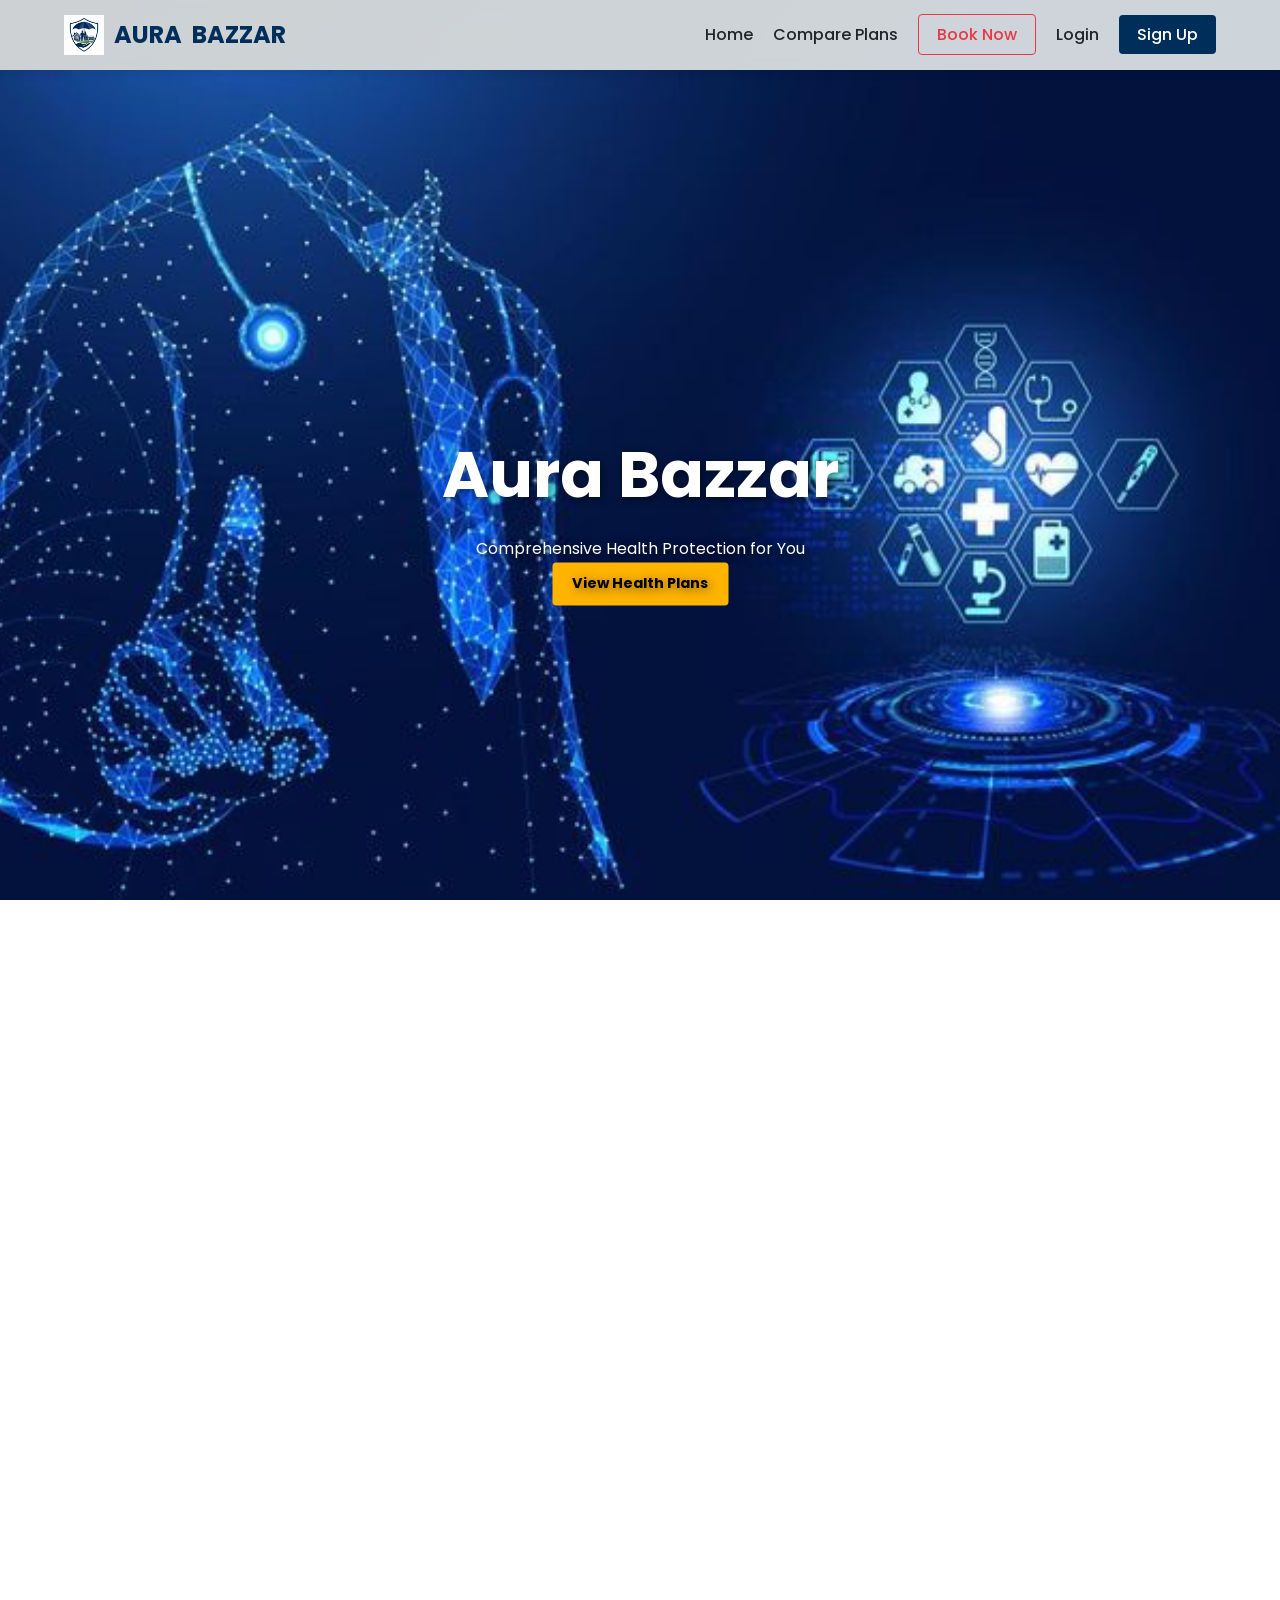
<file: index.html>
<!DOCTYPE html>
<html lang="en">
<head>
    <meta charset="UTF-8">
    <meta name="viewport" content="width=device-width, initial-scale=1.0">
    <title>Aura Bazzar | Home</title>
    <link rel="stylesheet" href="style.css">
    <link href="https://fonts.googleapis.com/css2?family=Poppins:wght@300;400;600;700&display=swap" rel="stylesheet">
</head>
<body>
  

    <nav class="navbar">
        <div class="logo"><img src="logo.png" class="logo-img"> AURA<span>  BAZZAR</span>
</div>
        <ul class="nav-links">
            <li><a href="index.html">Home</a></li>
            <li><a href="#plans">Compare Plans</a></li>
            <li><a href="booking.html" class="book-btn">Book Now</a></li>
            <li><a href="login.html" class="auth-link">Login</a></li>
            <li><a href="signup.html" class="auth-btn">Sign Up</a></li>
        </ul>
    </nav>

    <!-- Hero Slider -->
   <!-- Full Page Hero Slider -->
<header class="hero">
    <div class="hero-slider">
        <!-- Replace these with your actual file names from the images folder -->
        <div class="slide" style="background-image: url('back.jpeg');"></div>
        <div class="slide" style="background-image: url('b1.jpeg');"></div>
        <div class="slide" style="background-image: url('b2.jpeg');"></div>
        <div class="slide" style="background-image: url('b3.jpeg');"></div>
        <div class="slide" style="background-image: url('b4.jpeg');"></div>
    </div>
    
    <!-- Optional: Overlay content for Aura Bazar -->
    <div class="hero-overlay-content">
        <h1>Aura Bazzar</h1>
        <p>Comprehensive Health Protection for You</p>
        <a href="#plans" class="cta-btn">View Health Plans</a>
    </div>
</header>
    
   
</header>
<section class="plans-section-container">
    <div class="animation-layer"></div> <!-- This is the moving background -->
    
    <div class="plans-content">
        <h2 class="section-title">Available Health Plans</h2>
        
        <div id="plans" class="plans-list-section">
<!-- END: Your existing code starts below this -->

            <!-- Plan 1: Family Health Gold -->
            <div class="plan-row">
        <div class="insurer-brand">
            <div class="brand-logo">AURA</div>
            <a href="#" class="about-link">About Insurer ></a>
        </div>
        <div class="plan-details">
            <h3 class="plan-name">Family Health Gold <span class="heart-icon">♡</span></h3>
            <div class="features-brief">
                <span>👨‍👩‍👧‍👦 Cashless Hospitalization</span>
                <a href="#" class="view-list">View list ></a>
            </div>
        </div>
        <div class="plan-meta">
            <p class="meta-label">Cover amount</p>
            <p class="meta-value">₹ 25 Lakh <span class="arrow-down">⌄</span></p>
        </div>
        <div class="plan-pricing">
            <p class="meta-label">Premium (1 year)</p>
            <p class="price-value">₹ 12,800</p>
            <p class="tax-info">₹ 15,104 Incl. GST</p>
        </div>
        <div class="plan-actions">
            <a href="booking.html?plan=family_gold" class="cta-btn">Select Plan ></a>
            <div class="compare-checkbox">
                <input type="checkbox" id="hp1"> <label for="hp1">Add to compare</label>
            </div>
        </div>
    </div>

    <!-- Plan 2: Individual Wellness Pro -->
    <div class="plan-row">
        <div class="insurer-brand">
            <div class="brand-logo">STAR</div>
            <a href="#" class="about-link">About Insurer ></a>
        </div>
        <div class="plan-details">
            <h3 class="plan-name">Individual Wellness Pro <span class="heart-icon">♡</span></h3>
            <div class="features-brief">
                <span>🏥 Annual Health Checkup</span>
                <a href="#" class="view-list">View list ></a>
            </div>
        </div>
        <div class="plan-meta">
            <p class="meta-label">Cover amount</p>
            <p class="meta-value">₹ 10 Lakh <span class="arrow-down">⌄</span></p>
        </div>
        <div class="plan-pricing">
            <p class="meta-label">Premium (1 year)</p>
            <p class="price-value">₹ 6,400</p>
            <p class="tax-info">₹ 7,552 Incl. GST</p>
        </div>
        <div class="plan-actions">
            <a href="booking.html?plan=individual_pro" class="cta-btn">Select Plan ></a>
            <div class="compare-checkbox">
                <input type="checkbox" id="hp2"> <label for="hp2">Add to compare</label>
            </div>
        </div>
    </div>

    <!-- Plan 3: Senior Citizen Care -->
    <div class="plan-row">
        <div class="insurer-brand">
            <div class="brand-logo">GOLDEN</div>
            <a href="#" class="about-link">About Insurer ></a>
        </div>
        <div class="plan-details">
            <h3 class="plan-name">Senior Citizen Care <span class="heart-icon">♡</span></h3>
            <div class="features-brief">
                <span>👵 Pre-existing Cover</span>
                <a href="#" class="view-list">View list ></a>
            </div>
        </div>
        <div class="plan-meta">
            <p class="meta-label">Cover amount</p>
            <p class="meta-value">₹ 5 Lakh <span class="arrow-down">⌄</span></p>
        </div>
        <div class="plan-pricing">
            <p class="meta-label">Premium (1 year)</p>
            <p class="price-value">₹ 22,000</p>
            <p class="tax-info">₹ 25,960 Incl. GST</p>
        </div>
        <div class="plan-actions">
            <a href="booking.html?plan=senior_care" class="cta-btn">Select Plan ></a>
            <div class="compare-checkbox">
                <input type="checkbox" id="hp3"> <label for="hp3">Add to compare</label>
            </div>
        </div>
    </div>

    <!-- Plan 4: Critical Illness Shield -->
    <div class="plan-row">
        <div class="insurer-brand">
            <div class="brand-logo">SHIELD</div>
            <a href="#" class="about-link">About Insurer ></a>
        </div>
        <div class="plan-details">
            <h3 class="plan-name">Critical Illness Shield <span class="heart-icon">♡</span></h3>
            <div class="features-brief">
                <span>⚡ 32 Major Diseases</span>
                <a href="#" class="view-list">View list ></a>
            </div>
        </div>
        <div class="plan-meta">
            <p class="meta-label">Cover amount</p>
            <p class="meta-value">₹ 50 Lakh <span class="arrow-down">⌄</span></p>
        </div>
        <div class="plan-pricing">
            <p class="meta-label">Premium (1 year)</p>
            <p class="price-value">₹ 15,200</p>
            <p class="tax-info">₹ 17,936 Incl. GST</p>
        </div>
        <div class="plan-actions">
            <a href="booking.html?plan=critical_shield" class="cta-btn">Select Plan ></a>
            <div class="compare-checkbox">
                <input type="checkbox" id="hp4"> <label for="hp4">Add to compare</label>
            </div>
        </div>
    </div>

    <!-- Plan 5: Maternity & Newborn -->
    <div class="plan-row">
        <div class="insurer-brand">
            <div class="brand-logo">MAMA</div>
            <a href="#" class="about-link">About Insurer ></a>
        </div>
        <div class="plan-details">
            <h3 class="plan-name">Maternity & Newborn <span class="heart-icon">♡</span></h3>
            <div class="features-brief">
                <span>👶 Delivery Expenses</span>
                <a href="#" class="view-list">View list ></a>
            </div>
        </div>
        <div class="plan-meta">
            <p class="meta-label">Cover amount</p>
            <p class="meta-value">₹ 15 Lakh <span class="arrow-down">⌄</span></p>
        </div>
        <div class="plan-pricing">
            <p class="meta-label">Premium (1 year)</p>
            <p class="price-value">₹ 18,500</p>
            <p class="tax-info">₹ 21,830 Incl. GST</p>
        </div>
        <div class="plan-actions">
            <a href="booking.html?plan=maternity_care" class="cta-btn">Select Plan ></a>
            <div class="compare-checkbox">
                <input type="checkbox" id="hp5"> <label for="hp5">Add to compare</label>
            </div>
        </div>
    </div>

    <!-- Plan 6: Global Medical Elite -->
    <div class="plan-row">
        <div class="insurer-brand">
            <div class="brand-logo">WORLD</div>
            <a href="#" class="about-link">About Insurer ></a>
        </div>
        <div class="plan-details">
            <h3 class="plan-name">Global Medical Elite <span class="heart-icon">♡</span></h3>
            <div class="features-brief">
                <span>🌍 Overseas Treatment</span>
                <a href="#" class="view-list">View list ></a>
            </div>
        </div>
        <div class="plan-meta">
            <p class="meta-label">Cover amount</p>
            <p class="meta-value">₹ 1 Crore <span class="arrow-down">⌄</span></p>
        </div>
        <div class="plan-pricing">
            <p class="meta-label">Premium (1 year)</p>
            <p class="price-value">₹ 45,000</p>
            <p class="tax-info">₹ 53,100 Incl. GST</p>
        </div>
        <div class="plan-actions">
            <a href="booking.html?plan=global_elite" class="cta-btn">Select Plan ></a>
            <div class="compare-checkbox">
                <input type="checkbox" id="hp6"> <label for="hp6">Add to compare</label>
            </div>
        </div>
    </div>

    <!-- Plan 7: Student Health Guard -->
    <div class="plan-row">
        <div class="insurer-brand">
            <div class="brand-logo">STUDY</div>
            <a href="#" class="about-link">About Insurer ></a>
        </div>
        <div class="plan-details">
            <h3 class="plan-name">Student Health Guard <span class="heart-icon">♡</span></h3>
            <div class="features-brief">
                <span>🎓 Campus Injury Cover</span>
                <a href="#" class="view-list">View list ></a>
            </div>
        </div>
        <div class="plan-meta">
            <p class="meta-label">Cover amount</p>
            <p class="meta-value">₹ 3 Lakh <span class="arrow-down">⌄</span></p>
        </div>
        <div class="plan-pricing">
            <p class="meta-label">Premium (1 year)</p>
            <p class="price-value">₹ 2,100</p>
            <p class="tax-info">₹ 2,478 Incl. GST</p>
        </div>
        <div class="plan-actions">
            <a href="booking.html?plan=student_guard" class="cta-btn">Select Plan ></a>
            <div class="compare-checkbox">
                <input type="checkbox" id="hp7"> <label for="hp7">Add to compare</label>
            </div>
        </div>
    </div>

    <!-- Plan 8: Personal Accident Pro -->
    <div class="plan-row">
        <div class="insurer-brand">
            <div class="brand-logo">SAFE</div>
            <a href="#" class="about-link">About Insurer ></a>
        </div>
        <div class="plan-details">
            <h3 class="plan-name">Personal Accident Pro <span class="heart-icon">♡</span></h3>
            <div class="features-brief">
                <span>🚑 Disability Benefit</span>
                <a href="#" class="view-list">View list ></a>
            </div>
        </div>
        <div class="plan-meta">
            <p class="meta-label">Cover amount</p>
            <p class="meta-value">₹ 50 Lakh <span class="arrow-down">⌄</span></p>
        </div>
        <div class="plan-pricing">
            <p class="meta-label">Premium (1 year)</p>
            <p class="price-value">₹ 3,200</p>
            <p class="tax-info">₹ 3,776 Incl. GST</p>
        </div>
        <div class="plan-actions">
            <a href="booking.html?plan=accident_pro" class="cta-btn">Select Plan ></a>
            <div class="compare-checkbox">
                <input type="checkbox" id="hp8"> <label for="hp8">Add to compare</label>
            </div>
        </div>
    </div>

    <!-- Plan 9: Corporate Flexi-Care -->
    <div class="plan-row">
        <div class="insurer-brand">
            <div class="brand-logo">CORP</div>
            <a href="#" class="about-link">About Insurer ></a>
        </div>
        <div class="plan-details">
            <h3 class="plan-name">Corporate Flexi-Care <span class="heart-icon">♡</span></h3>
            <div class="features-brief">
                <span>💼 Group Benefits</span>
                <a href="#" class="view-list">View list ></a>
            </div>
        </div>
        <div class="plan-meta">
            <p class="meta-label">Cover amount</p>
            <p class="meta-value">₹ 15 Lakh <span class="arrow-down">⌄</span></p>
        </div>
        <div class="plan-pricing">
            <p class="meta-label">Premium (1 year)</p>
            <p class="price-value">₹ 8,900</p>
            <p class="tax-info">₹ 10,502 Incl. GST</p>
        </div>
        <div class="plan-actions">
            <a href="booking.html?plan=corporate_flex" class="cta-btn">Select Plan ></a>
            <div class="compare-checkbox">
                <input type="checkbox" id="hp9"> <label for="hp9">Add to compare</label>
            </div>
        </div>
    </div>

    <!-- Plan 10: Dental & Vision Plus -->
    <div class="plan-row">
        <div class="insurer-brand">
            <div class="brand-logo">SMILE</div>
            <a href="#" class="about-link">About Insurer ></a>
        </div>
        <div class="plan-details">
            <h3 class="plan-name">Dental & Vision Plus <span class="heart-icon">♡</span></h3>
            <div class="features-brief">
                <span>🦷 Orthodontic Cover</span>
                <a href="#" class="view-list">View list ></a>
            </div>
        </div>
        <div class="plan-meta">
            <p class="meta-label">Cover amount</p>
            <p class="meta-value">₹ 2 Lakh <span class="arrow-down">⌄</span></p>
        </div>
        <div class="plan-pricing">
            <p class="meta-label">Premium (1 year)</p>
            <p class="price-value">₹ 1,800</p>
            <p class="tax-info">₹ 2,124 Incl. GST</p>
        </div>
        <div class="plan-actions">
            <a href="booking.html?plan=dental_vision" class="cta-btn">Select Plan ></a>
            <div class="compare-checkbox">
                <input type="checkbox" id="hp10"> <label for="hp10">Add to compare</label>
            </div>
        </div>
    </div>
</div>
</div>
</section>
</section>
    <footer>
        <p>&copy; 2026 Azura Bazzar PLC. All Rights Reserved.</p>
    </footer>

    <script src="script.js"></script>
</body>
</html>
</file>
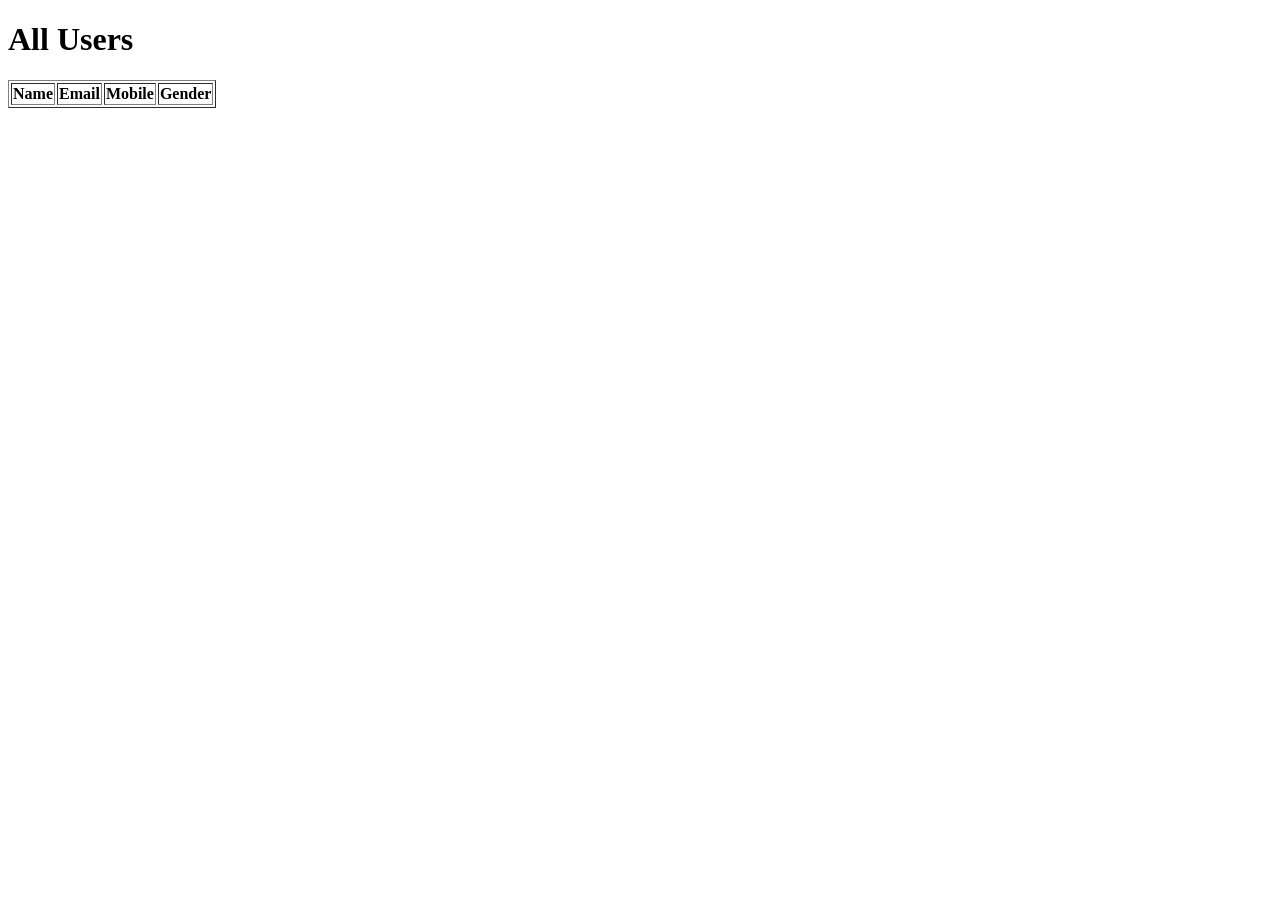
<file: admin.html>
<!DOCTYPE html>
<html>
<head>
    <meta name="viewport" content="width=device-width, initial-scale=1.0">
    <title>Admin Dashboard</title>
</head>

<body>

<h1>All Users</h1>

<table border="1">
    <thead>
        <tr>
            <th>Name</th>
            <th>Email</th>
            <th>Mobile</th>
            <th>Gender</th>
        </tr>
    </thead>

    <tbody id="table"></tbody>
</table>

<script src="admin.js"></script>

</body>
</html>
</file>
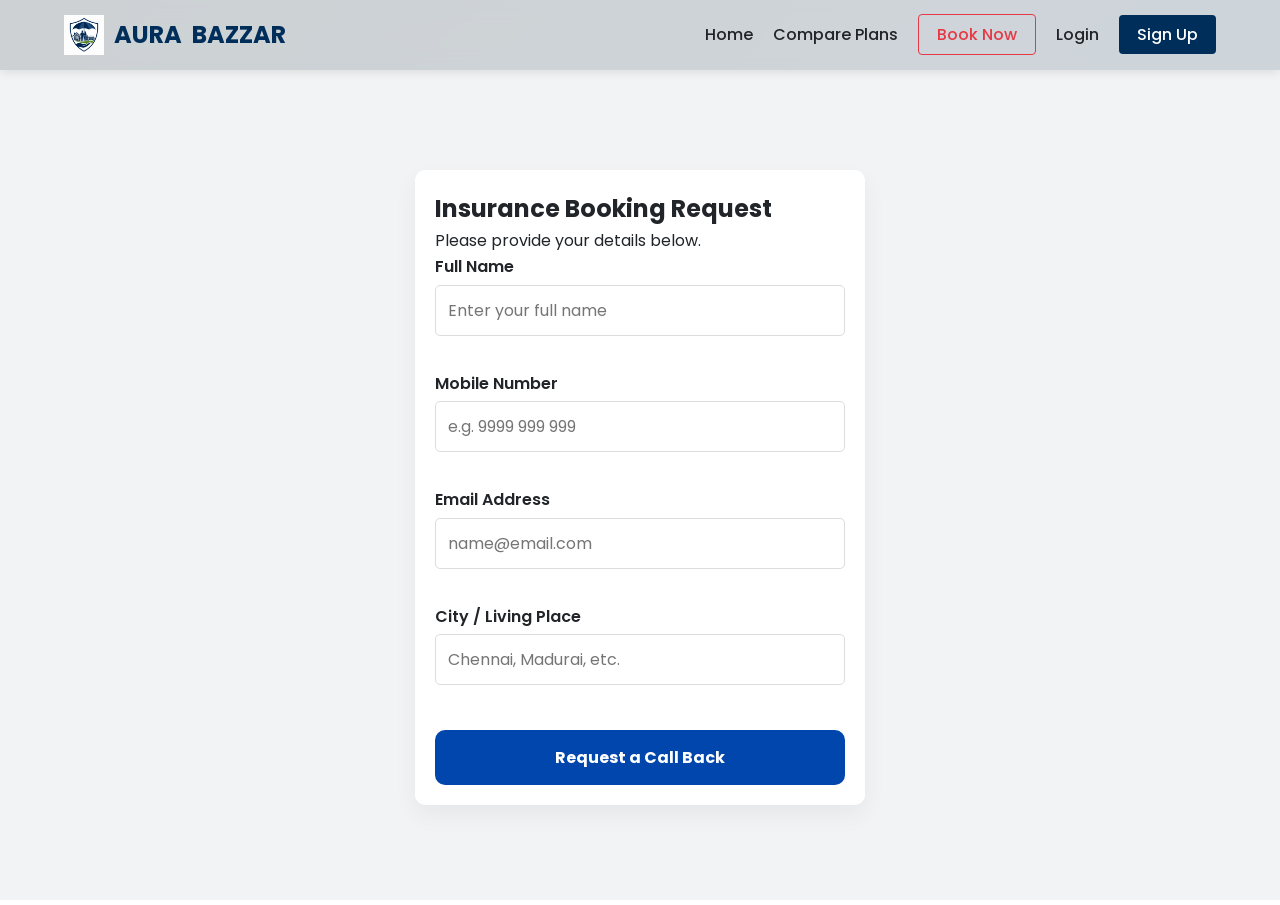
<file: booking.html>
<!DOCTYPE html>
<html lang="en">
<head>
    <meta charset="UTF-8">
    <meta name="viewport" content="width=device-width, initial-scale=1.0">
    <title>Book a Plan | Aura Bazzar</title>
    <link rel="stylesheet" href="style.css">
    <link href="https://fonts.googleapis.com/css2?family=Poppins:wght@300;400;600&display=swap" rel="stylesheet">
</head>

<body class="bg-light" >


       <nav class="navbar">
        <div class="logo"><img src="logo.png" alt="Aura Buzzar Logo" class="logo-img">
    AURA<span>  BAZZAR</span>
</div>
        <ul class="nav-links">
            <li><a href="index.html">Home</a></li>
            <li><a href="#plans">Compare Plans</a></li>
            <li><a href="booking.html" class="book-btn">Book Now</a></li>
            <li><a href="login.html" class="auth-link">Login</a></li>
            <li><a href="signup.html" class="auth-btn">Sign Up</a></li>
        </ul>
    </nav>

    <section class="form-page">
        <div class="form-container shadow">
            <h2 id="form-title">Insurance Booking Request</h2>
            <p>Please provide your details below.</p>
            
            <form id="bookingForm" action="booking.php" method="POST">
                <div class="form-group">
                    <label>Full Name</label>
                    <input type="text" id="userName" placeholder="Enter your full name" required>
                </div>
                <div class="form-group">
                    <label>Mobile Number</label>
                    <input type="tel" id="userMobile" placeholder="e.g. 9999 999 999" required>
                </div>
                <div class="form-group">
                    <label>Email Address</label>
                    <input type="email" id="userEmail" placeholder="name@email.com" required>
                </div>
                <div class="form-group">
                    <label>City / Living Place</label>
                    <input type="text" id="userLocation" placeholder="Chennai, Madurai, etc." required>
                </div>
                
                <button type="submit" class="submit-btn" id="submitBtn">Request a Call Back</button>
            </form>
        </div>
    </section>

    <script src="scriptbook.js"></script>
</body>
</html>
</file>
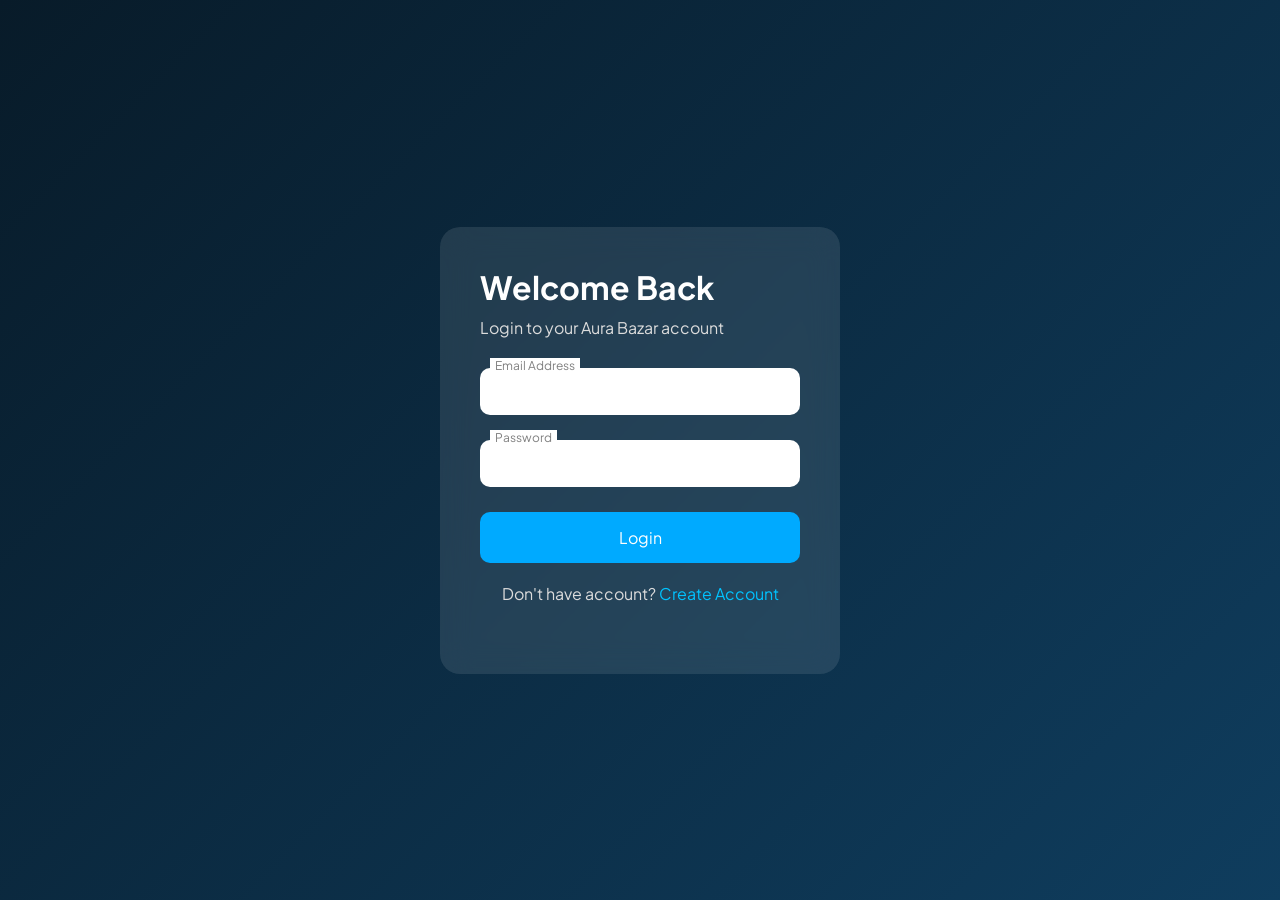
<file: login.html>
<!DOCTYPE html>
<html lang="en">
<head>
  <meta charset="UTF-8">
  <meta name="viewport" content="width=device-width, initial-scale=1.0">
  <title>Login | Aura Bazar Health</title>

  <link rel="stylesheet" href="login.css">

  <link href="https://fonts.googleapis.com/css2?family=Plus+Jakarta+Sans:wght@300;400;600;800&display=swap" rel="stylesheet">
</head>

<body class="aura-premium-theme">

<div class="login-container">

    <div class="login-card">

        <h1>Welcome Back</h1>
        <p>Login to your Aura Bazar account</p>

        <form id="loginForm">

            <div class="input-container">
                <input name="email" type="email">
                <label>Email Address</label>
            </div>

            <div class="input-container">
                <input name="password" type="password">
                <label>Password</label>
            </div>

            <button type="submit" class="login-btn">
                Login
            </button>

        </form>

        <p class="signup-link">
            Don't have account?
            <a href="signup.html">Create Account</a>
        </p>

    </div>

</div>

<script src="login.js"></script>

</body>
</html>
</file>
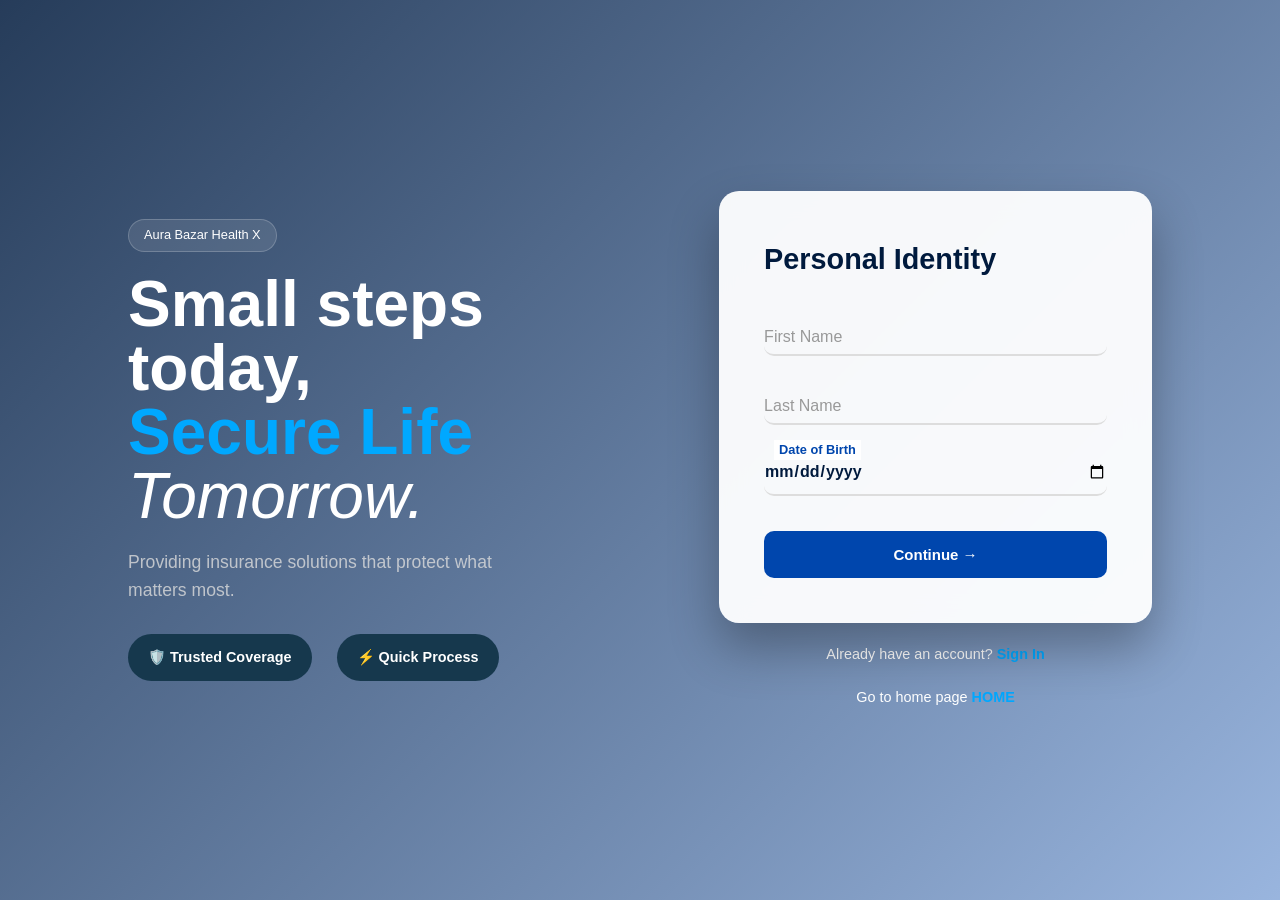
<file: signup.html>
<!DOCTYPE html>
<html lang="en">

<head>
    <meta charset="UTF-8">
    <meta name="viewport" content="width=device-width, initial-scale=1.0">

    <title>Premium Sign Up | Aura Bazar Health</title>

    <link rel="stylesheet" href="style.css">

    <link href="https://fonts.googleapis.com/css2?family=Plus+Jakarta+Sans:wght@300;400;600;800&display=swap"
        rel="stylesheet">
</head>

<body class="aura-premium-theme">

    <div class="main-screen">

        <!-- Progress Bar -->
        <div class="top-progress">
            <div class="fill" id="progressFill"></div>
        </div>

        <div class="content-wrapper">

            <!-- Left Side -->
            <div class="brand-side">

                <div class="badge">
                    Aura Bazar Health X
                </div>

                <h1 class="hero-title">
                    Small steps today,
                    <br>

                    <span class="text-blue">
                        Secure Life
                    </span>

                    <br>

                    <span class="text-italic">
                        Tomorrow.
                    </span>
                </h1>

                <p class="hero-sub">
                    Providing insurance solutions that protect what matters most.
                </p>

                <div class="feature-pills">
                    <span>🛡️ Trusted Coverage</span>
                    <span>⚡ Quick Process</span>
                </div>

            </div>

            <!-- Right Side -->
            <div class="form-side">

                <div class="glass-card">

                    <form id="signupForm" action="signup.php" method="POST">

                        <!-- STEP 1 -->
                        <div class="step active" id="step1">

                            <h2 class="step-heading">
                                Personal Identity
                            </h2>

                            <div class="input-container">
                                <input type="text" name="firstName" placeholder="" required>
                                <label>First Name</label>
                            </div>

                            <div class="input-container">
                                <input type="text" name="lastName" placeholder="" required>
                                <label>Last Name</label>
                            </div>

                            <div class="input-container">
                                <input type="date" name="dob" required>
                                <label class="fixed">
                                    Date of Birth
                                </label>
                            </div>

                            <button type="button" class="main-btn" onclick="nextStep(2)">
                                Continue →
                            </button>

                        </div>

                        <!-- STEP 2 -->
                        <div class="step" id="step2">

                            <h2 class="step-heading">
                                Contact Information
                            </h2>

                            <div class="input-container">
                                <input type="email" name="email" placeholder="" required>
                                <label>Email Address</label>
                            </div>

                            <div class="input-container">
                                <input type="tel" name="mobileNumber" placeholder="" required>
                                <label>Mobile Number</label>
                            </div>

                            <div class="input-container">

                                <select name="gender" required>

                                    <option value="" disabled selected>
                                        Select Gender
                                    </option>

                                    <option value="Male">
                                        Male
                                    </option>

                                    <option value="Female">
                                        Female
                                    </option>

                                    <option value="Other">
                                        Other
                                    </option>

                                </select>

                            </div>

                            <div class="btn-group">

                                <button type="button" class="back-btn" onclick="nextStep(1)">
                                    Back
                                </button>

                                <button type="button" class="main-btn" onclick="nextStep(3)">
                                    Security →
                                </button>

                            </div>

                        </div>

                        <!-- STEP 3 -->
                        <div class="step" id="step3">

                            <h2 class="step-heading">
                                Account Security
                            </h2>

                            <div class="input-container">
                                <input type="password" id="password" name="Password" placeholder=" " required>
                                <label>Create Password</label>
                            </div>

                            <div class="input-container">

                                <input type="password" id="confirmPassword" name="ConfirmPassword" placeholder=" "
                                    required>

                                <label>Confirm Password</label>

                                <span id="passwordMessage" class="validation-msg"></span>

                            </div>

                            <div class="terms-box">

                                <input type="checkbox" id="terms" required>

                                <label for="terms">
                                    I agree to the Health Privacy Terms
                                </label>

                            </div>

                            <div class="btn-group">

                                <button type="button" class="back-btn" onclick="nextStep(2)">
                                    Back
                                </button>

                                <button type="submit" class="submit-btn">
                                    Finalize Profile
                                </button>

                            </div>

                        </div>

                    </form>

                </div>

                <p class="login-footer">
                    Already have an account?
                    <a href="login.html">Sign In</a>
                </p>

                <p class="login-footer">
                    Go to home page
                    <a href="index.html">HOME</a>
                </p>

            </div>

        </div>

    </div>

<script>
const signupForm = document.getElementById('signupForm'); 

if (signupForm) {
    signupForm.addEventListener('submit', async (e) => {
        e.preventDefault(); // Stop page reload
        
        // Grab the form elements directly by their 'name' attributes safely
        const payload = {
            firstName: signupForm.elements['firstName']?.value.trim() || '',
            lastName: signupForm.elements['lastName']?.value.trim() || '',
            email: signupForm.elements['email']?.value.trim() || '',
            mobileNumber: signupForm.elements['mobileNumber']?.value.trim() || '',
            gender: signupForm.elements['gender']?.value || '',
            dob: signupForm.elements['dob']?.value || '',
            password: signupForm.elements['password']?.value ||''
        };

        // Log this to your browser console so you can see if the data is actually captured before sending!
        console.log("Sending Payload:", payload);

        try {
            // Paste your Web App URL here
            const signupScriptURL = "https://script.google.com/macros/s/AKfycbzd08NaJYtcOVREk8GrAN6xMyNA2soRRILgp7NqEwafOodZBe8kJ4V6xTWroTebQkOe/exec";


            await fetch(signupScriptURL, {
                method: 'POST',
                mode: 'no-cors', 
                headers: { 'Content-Type': 'application/json' },
                body: JSON.stringify(payload)
            });

            alert('Account created successfully! Redirecting to login...');
            signupForm.reset();
            window.location.href = 'login.html';
            
        } catch (err) {
            console.error("Signup Submission Error:", err);
            alert('Failed to transmit data. Please check your connection.');
        }
    });
}
</script>

    <script src="script.js"></script> 

</body>

</html>
</file>
<file: style.css>
*{
    margin:0;
    padding:0;
    box-sizing:border-box;
    font-family:'Plus Jakarta Sans',sans-serif;
}

body{
    background:linear-gradient(135deg,#081b29,#0f3d5e);
    min-height:100vh;
    color:white;
}

.main-screen{
    width:100%;
}

.top-progress{
    width:100%;
    height:6px;
    background:#1d3d56;
}

.fill{
    width:33%;
    height:100%;
    background:#00aaff;
    transition:0.4s;
}

.content-wrapper{
    display:flex;
    justify-content:space-between;
    align-items:center;
    min-height:100vh;
    padding:40px;
}

.brand-side{
    width:45%;
}

.badge{
    display:inline-block;
    background:#16384d;
    padding:10px 20px;
    border-radius:30px;
    margin-bottom:20px;
}

.hero-title{
    font-size:60px;
    line-height:1.2;
}

.text-blue{
    color:#00aaff;
}

.text-italic{
    font-style:italic;
}

.hero-sub{
    margin-top:20px;
    color:#dcdcdc;
    font-size:18px;
}

.feature-pills{
    margin-top:30px;
}

.feature-pills span{
    background:#16384d;
    padding:12px 20px;
    border-radius:30px;
    margin-right:10px;
}

.form-side{
    width:40%;
}

.glass-card{
    background:rgba(255,255,255,0.08);
    padding:40px;
    border-radius:20px;
    backdrop-filter:blur(12px);
}

.step{
    display:none;
}

.step.active{
    display:block;
}

.step-heading{
    margin-bottom:25px;
}

.input-container{
    position:relative;
    margin-bottom:25px;
}

.input-container input,
.input-container select{
    width:100%;
    padding:15px;
    border:none;
    outline:none;
    border-radius:10px;
}

.input-container label{
    position:absolute;
    left:15px;
    top:15px;
    color:gray;
    transition:0.3s;
}

.input-container input:focus + label,
.input-container input:not(:placeholder-shown)+label{
    top:-10px;
    left:10px;
    background:white;
    padding:0 5px;
    font-size:12px;
}

.fixed{
    top:-10px !important;
    left:10px !important;
    background:white;
    padding:0 5px;
    font-size:12px;
}

.main-btn,
.back-btn,
.submit-btn{
    padding:14px 25px;
    border:none;
    border-radius:10px;
    cursor:pointer;
    font-size:15px;
}

.main-btn,
.submit-btn{
    background:#00aaff;
    color:white;
}

.back-btn{
    background:#dcdcdc;
}

.btn-group{
    display:flex;
    justify-content:space-between;
}

.terms-box{
    margin-bottom:20px;
}

.validation-msg{
    font-size:13px;
    margin-top:5px;
    display:block;
}

.login-footer{
    margin-top:20px;
    text-align:center;
}

.login-footer a{
    color:#00c3ff;
    text-decoration:none;
}

/** mobile friend**/
@media (max-width: 768px) {

    .content-wrapper {
        flex-direction: column;
        padding: 20px;
        gap: 30px;
    }

    .brand-side,
    .form-side {
        width: 100%;
    }

    .hero-title {
        font-size: 32px;
    }

    .glass-card {
        padding: 20px;
    }

    .feature-pills span {
        display: block;
        margin-bottom: 10px;
    }

    .btn-group {
        flex-direction: column;
        gap: 10px;
    }

    .main-btn,
    .back-btn,
    .submit-btn {
        width: 100%;
    }
}

/** from aura**/

:root {
    --primary: #002e5b;
    --secondary: #e63946;
    --light: #f1f3f5;
    --white: #ffffff;
    --dark: #212529;
}

* { margin: 0; padding: 0; box-sizing: border-box; font-family: 'Poppins', sans-serif; }

body { line-height: 1.6; color: var(--dark); overflow-x: hidden; }

/* Splash Screen */
#splash-screen {
    position: fixed; top: 0; left: 0; width: 100%; height: 100vh;
    background: var(--primary); color: white; display: flex;
    justify-content: center; align-items: center; z-index: 9999;
    transition: opacity 1s, visibility 1s;
}
#splash-screen.hidden { opacity: 0; visibility: hidden; }
.fade-in { animation: fadeIn 1.5s forwards; }
@keyframes fadeIn { from { opacity: 0; transform: translateY(10px); } to { opacity: 1; transform: translateY(0); } }

/* Layout Elements */
 
.navbar {
    display: flex;
    justify-content: space-between;
    align-items: center;
    padding: 15px 5%;
    background: white;
    position: sticky; /* Add 'position:' here */
    top: 0;
    z-index: 1000;
    box-shadow: 0 2px 10px rgba(0,0,0,0.1);
}
.logo { font-size: 24px; font-weight: 700; color: var(--primary); }
.logo span { color: var(--secondary); }
.nav-links { list-style: none; display: flex; gap: 20px; align-items: center; }
.nav-links a { text-decoration: none; color: var(--dark); font-weight: 500; }
.auth-btn { background: var(--primary); color: white !important; padding: 8px 18px; border-radius: 4px; }
.book-btn { border: 1px solid var(--secondary); color: var(--secondary) !important; padding: 8px 18px; border-radius: 4px; }



/* The Slider Engine */
/* Reset margins for full-screen effect */
body, html {
    margin: 0;
    padding: 0;
    width: 100%;
    overflow-x: hidden;
}



/* Optional Overlay Styling */
.hero-overlay-content {
    position: absolute;
    top: 50%;
    left: 50%;
    transform: translate(-50%, -50%);
    text-align: center;
    color: white;
    z-index: 10;
    text-shadow: 2px 2px 10px rgba(0,0,0,0.5);
}

.hero-overlay-content h1 {
    font-size: 4rem;
    margin-bottom: 10px;
}

/* Staggering the 5 images (5 seconds each) */
.slide:nth-child(1) { animation-delay: 0s; }
.slide:nth-child(2) { animation-delay: 5s; }
.slide:nth-child(3) { animation-delay: 10s; }
.slide:nth-child(4) { animation-delay: 15s; }
.slide:nth-child(5) { animation-delay: 20s; }

@keyframes slideShow {
    0% { opacity: 0; transform: scale(1); }
    5% { opacity: 1; }
    20% { opacity: 1; }
    25% { opacity: 0; transform: scale(1.1); } /* Slight zoom effect */
    100% { opacity: 0; }
}

/* Text Overlay Styling */
.hero-content {
    background: rgba(0, 46, 91, 0.6); /* Dark blue semi-transparent box */
    padding: 40px;
    border-radius: 15px;
    backdrop-filter: blur(5px); /* Modern blurry glass effect */
    max-width: 800px;
}

.hero-content h1 {
    font-size: 3rem;
    margin-bottom: 20px;
    text-shadow: 2px 2px 4px rgba(0,0,0,0.5);
}
/* Horizontal Plan Layout */
.plans-list-section {
    padding: 40px 5%;
    background-color: #f9f9fb;
}

.plans-wrapper {
    max-width: 1100px;
    margin: 0 auto;
}

.plan-row {
    background: #fff;
    border: 1px solid #e0e0e0;
    border-radius: 12px;
    display: flex;
    align-items: center;
    padding: 20px;
    margin-bottom: 20px;
    position: relative;
    transition: box-shadow 0.3s;
}

.plan-row:hover {
    box-shadow: 0 4px 15px rgba(0,0,0,0.08);
}

.featured-border {
    border-left: 4px solid #e63946;
}

/* Brand Section */
.insurer-brand {
    flex: 1;
    border-right: 1px solid #f0f0f0;
    text-align: center;
}

.brand-logo {
    font-weight: bold;
    font-size: 18px;
    color: var(--primary);
}

.about-link {
    font-size: 11px;
    color: #888;
    text-decoration: none;
    display: block;
    margin-top: 10px;
}

/* Details Section */
.plan-details {
    flex: 2;
    padding-left: 20px;
}

.plan-name {
    font-size: 18px;
    color: #444;
}

.heart-icon {
    font-size: 16px;
    color: #ccc;
    margin-left: 5px;
    cursor: pointer;
}

.features-brief {
    font-size: 13px;
    color: #666;
    margin-top: 8px;
}

.view-list {
    color: #2c7be5;
    text-decoration: none;
    font-weight: 600;
}

/* Meta & Pricing */
.plan-meta, .plan-pricing {
    flex: 1.2;
    text-align: center;
}

.meta-label {
    font-size: 12px;
    color: #888;
}

.meta-value, .price-value {
    font-size: 18px;
    font-weight: 600;
    color: #333;
}

.tax-info {
    font-size: 11px;
    color: #999;
}

/* Actions */
.plan-actions {
    flex: 1.5;
    text-align: right;
}

.cta-btn {
    background: #ff5a2c; /* PolicyBazaar orange */
    color: white;
    padding: 12px 24px;
    border-radius: 8px;
    text-decoration: none;
    font-weight: bold;
    display: inline-block;
    margin-bottom: 10px;
}

.compare-checkbox {
    font-size: 12px;
    color: #666;
}

/* Top Label Tag */
.tag-label {
    position: absolute;
    top: -10px;
    right: 20px;
    background: #e8f0fe;
    color: #1967d2;
    font-size: 11px;
    padding: 2px 12px;
    border-radius: 4px;
    font-weight: 600;
}

/* Forms */
.form-page { display: flex; justify-content: center; padding: 60px 20px; background: var(--light); min-height: 80vh; }
.form-container { background: white; padding: 40px; border-radius: 10px; width: 100%; max-width: 500px; box-shadow: 0 10px 25px rgba(0,0,0,0.05); }
.form-group { margin-bottom: 20px; }
.form-group label { display: block; margin-bottom: 5px; font-weight: 600; }
.form-group input { width: 100%; padding: 12px; border: 1px solid #ddd; border-radius: 5px; }
.submit-btn { width: 100%; padding: 15px; background: var(--secondary); color: white; border: none; border-radius: 5px; cursor: pointer; font-size: 16px; }

footer { text-align: center; padding: 20px; background: white; border-top: 1px solid #ddd; }

/* This makes sure the logo and text stay on the same line */
.logo {
    display: flex;
    align-items: center;
    gap: 10px; /* Space between the logo and the text */
    font-weight: bold;
    font-size: 1.5rem;
    color: var(--primary);
}

.logo span {
    color: var(--accent);
}

/* Adjust the height to match your navbar size */
.logo-img {
    height: 40px; 
    width: auto;
    object-fit: contain;
}

.plans-wrapper {
    background: #f8f9fa;
    padding: 20px;
    font-family: 'Segoe UI', Tahoma, Geneva, Verdana, sans-serif;
}

.plan-row {
    display: flex;
    background: white;
    margin-bottom: 12px;
    padding: 20px;
    border-radius: 8px;
    box-shadow: 0 2px 4px rgba(0,0,0,0.05);
    align-items: center;
    border: 1px solid #e1e8ed;
}

.insurer-brand {
    flex: 1;
    border-right: 1px solid #eee;
    text-align: center;
}

.brand-logo {
    font-weight: bold;
    color: #002e5b;
    font-size: 1.2rem;
}

.about-link {
    font-size: 0.75rem;
    color: #007bff;
    text-decoration: none;
}

.plan-details {
    flex: 2;
    padding-left: 20px;
}

.plan-name {
    font-size: 1.1rem;
    color: #333;
    margin: 0;
}

.heart-icon { color: #ccc; cursor: pointer; }

.features-brief { margin-top: 5px; font-size: 0.85rem; color: #666; }
.view-list { color: #007bff; text-decoration: none; font-size: 0.8rem; }

.plan-meta, .plan-pricing {
    flex: 1.5;
    text-align: center;
}

.meta-label { font-size: 0.75rem; color: #888; margin: 0; }
.meta-value { font-weight: 600; margin-top: 4px; }
.price-value { font-size: 1.3rem; font-weight: bold; color: #002e5b; margin: 4px 0; }
.tax-info { font-size: 0.7rem; color: #999; }

.plan-actions {
    flex: 1.5;
    text-align: center;
}

.cta-btn {
    background: #ffb400;
    color: #000;
    padding: 10px 20px;
    text-decoration: none;
    font-weight: bold;
    border-radius: 4px;
    display: inline-block;
    font-size: 0.9rem;
}

.compare-checkbox {
    margin-top: 10px;
    font-size: 0.75rem;
    color: #666;
}

/* --- sign up  --- */

:root {
    --primary-blue: #0046ad;
    --dark-blue: #001a3d;
    --accent-blue: #00a8ff;
    --white: #ffffff;
}

body.aura-premium-theme {
    margin: 0;
    padding: 0;
    font-family: 'Plus Jakarta Sans', sans-serif;
    background: url('https://images.unsplash.com/photo-1516549655169-df83a0774514?auto=format&fit=crop&q=80&w=2000') no-repeat center center/cover;
    height: 100vh;
    display: flex;
    align-items: center;
    justify-content: center;
}

.main-screen {
    width: 100%;
    height: 100%;
    background: linear-gradient(135deg, rgba(0, 26, 61, 0.85) 0%, rgba(0, 70, 173, 0.4) 100%);
    display: flex;
    flex-direction: column;
}

/* --- Progress Bar --- */
.top-progress { width: 100%; height: 5px; background: rgba(255,255,255,0.1); }
.fill { height: 100%; width: 33.33%; background: var(--accent-blue); transition: 0.6s cubic-bezier(0.22, 1, 0.36, 1); box-shadow: 0 0 15px var(--accent-blue); }

.content-wrapper { display: flex; flex: 1; align-items: center; padding: 0 10%; }

/* --- Brand Side --- */
.brand-side { flex: 1; color: var(--white); padding-right: 50px; }
.badge { background: rgba(255,255,255,0.1); padding: 5px 15px; border-radius: 20px; font-size: 0.8rem; display: inline-block; margin-bottom: 20px; border: 1px solid rgba(255,255,255,0.2); }
.hero-title { font-size: 4rem; font-weight: 800; line-height: 1; margin: 0; }
.text-blue { color: var(--accent-blue); }
.text-italic { font-style: italic; font-weight: 300; }
.hero-sub { font-size: 1.1rem; opacity: 0.8; margin-top: 20px; max-width: 400px; }
.feature-pills { display: flex; gap: 15px; margin-top: 30px; font-size: 0.9rem; font-weight: 600; }

/* --- Form Side (Glassmorphism) --- */
.form-side { flex: 0.8; display: flex; flex-direction: column; align-items: center; }
.glass-card { background: rgba(255, 255, 255, 0.95); padding: 45px; border-radius: 20px; box-shadow: 0 25px 50px rgba(0,0,0,0.3); width: 100%; max-width: 450px; }

.step { display: none; }
.step.active { display: block; animation: fadeInUp 0.6s forwards; }

@keyframes fadeInUp {
    from { opacity: 0; transform: translateY(30px); }
    to { opacity: 1; transform: translateY(0); }
}

.step-heading { color: var(--dark-blue); font-size: 1.8rem; margin-bottom: 30px; font-weight: 800; }

/* Interactive Inputs */
.input-container { position: relative; margin-bottom: 25px; }
.input-container input, .input-container select { width: 100%; padding: 12px 0; border: none; border-bottom: 2px solid #ddd; background: transparent; font-size: 1rem; color: var(--dark-blue); font-weight: 600; transition: 0.3s; }
.input-container label { position: absolute; left: 0; top: 12px; color: #999; pointer-events: none; transition: 0.3s; }
.input-container label.fixed { top: -15px; font-size: 0.8rem; color: var(--primary-blue); }

.input-container input:focus ~ label, .input-container input:not(:placeholder-shown) ~ label {
    top: -15px; font-size: 0.8rem; color: var(--primary-blue); font-weight: 800;
}
.input-container input:focus { outline: none; border-color: var(--primary-blue); }

.main-btn, .submit-btn { width: 100%; background: var(--primary-blue); color: white; border: none; padding: 15px; border-radius: 10px; font-weight: 700; cursor: pointer; transition: 0.3s; margin-top: 10px; }
.main-btn:hover { background: var(--dark-blue); box-shadow: 0 10px 20px rgba(0,70,173,0.3); }

.back-btn { background: none; border: 1px solid #ddd; padding: 15px 25px; border-radius: 10px; cursor: pointer; font-weight: 600; color: #666; }
.btn-group { display: flex; gap: 10px; }
.login-footer { margin-top: 20px; color: white; font-size: 0.9rem; }
.login-footer a { color: var(--accent-blue); font-weight: bold; text-decoration: none; }

/** confirm passwors**/ 
.validation-msg {
    display: block;
    font-size: 0.75rem;
    margin-top: 5px;
    font-weight: 600;
    transition: 0.3s;
}

.match { color: #27ae60; }    /* Green for match */
.no-match { color: #e74c3c; } /* Red for error */

/* Add a slight glow to the input when passwords match */
input.valid-match {
    border-color: #27ae60 !important;
    box-shadow: 0 0 8px rgba(39, 174, 96, 0.2);
}

/** bg amination**/
/* --- Background Animation Container --- */
.plans-section-container {
    position: relative; 
    padding: 80px 0;
    width: 100%;
    overflow: hidden;
    background-color: #e3dae6; /* Fallback color */
}

/* --- The Animation Layer --- */
.animation-layer {
    position: absolute;
    top: 0;
    left: 0;
    width: 100%;
    height: 100%;
    z-index: 1; /* Sits behind the plans */
    /* Professional Blue-Teal Gradient */
    background: linear-gradient(-45deg, #e0f2fe, #f0f9ff, #eef2ff, #e0e7ff);
    background-size: 400% 400%;
    animation: meshMovement 12s ease infinite;
}

/* --- Content Layer (Your Plans) --- */
.plans-content {
    position: relative;
    z-index: 2; /* Sits on top of animation */
    max-width: 1200px;
    margin: 0 auto;
}

/* --- Keyframes for the background movement --- */
@keyframes meshMovement {
    0% { background-position: 0% 50%; }
    50% { background-position: 100% 50%; }
    100% { background-position: 0% 50%; }
}

/* --- Modernizing the Plan Rows --- */
.plan-row {
    background: rgba(255, 255, 255, 0.8); /* Semi-transparent for glass effect */
    backdrop-filter: blur(8px); /* Blurs the animation slightly behind the card */
    border: 1px solid rgba(255, 255, 255, 0.5);
    border-radius: 12px;
    margin-bottom: 20px;
    padding: 20px;
    transition: all 0.3s ease;
}

.plan-row:hover {
    transform: translateY(-5px);
    background: rgb(207, 205, 61);
    box-shadow: 0 15px 30px rgba(213, 215, 219, 0.1);
}   

/* The main container */
.hero {
    position: relative;
    width: 100%;
    height: 100vh;
    overflow: hidden;
}

/* The horizontal strip holding 5 images */
.hero-slider {
    display: flex;
    width: 500%; /* 5 images at 100% width each */
    height: 100%;
    animation: fastSlide 10s infinite; /* 2 seconds per image = 10s total */
}

/* Individual slides */
.slide {
    width: 100%; 
    height: 100%;
    background-size: cover;
    background-position: center;
    background-repeat: no-repeat;
}

/* Animation Logic for 5 images at 2s intervals */
@keyframes fastSlide {
    /* Image 1 */
    0% { transform: translateX(0%); }
    15% { transform: translateX(0%); }

    /* Image 2 */
    20% { transform: translateX(-20%); }
    35% { transform: translateX(-20%); }

    /* Image 3 */
    40% { transform: translateX(-40%); }
    55% { transform: translateX(-40%); }

    /* Image 4 */
    60% { transform: translateX(-60%); }
    75% { transform: translateX(-60%); }

    /* Image 5 */
    80% { transform: translateX(-80%); }
    95% { transform: translateX(-80%); }

    /* Loop back */
    100% { transform: translateX(0%); }
}

/* Make sure the body doesn't scroll past the animation */
body, html {
    margin: 0;
    padding: 0;
    height: 100%;
    overflow-x: hidden;
    font-family: 'Plus Jakarta Sans', sans-serif;
}

/* Background Canvas Styling */
#interactive-bg {
    position: fixed;
    top: 0;
    left: 0;
    width: 100%;
    height: 100%;
    z-index: -1; /* Keeps it behind your content */
    background: linear-gradient(135deg, #f0f9ff 0%, #e0e7ff 100%);
}

/* Booking Wrapper to center your system */
.booking-wrapper {
    position: relative;
    z-index: 1; /* Sits above the canvas */
    display: flex;
    justify-content: center;
    align-items: center;
    min-height: 100vh;
    padding: 20px;
}

/* Glassmorphism for the booking card so the animation peaks through */
.booking-card {
    background: rgba(255, 255, 255, 0.8);
    backdrop-filter: blur(12px);
    border: 1px solid rgba(255, 255, 255, 0.4);
    border-radius: 24px;
    padding: 40px;
    box-shadow: 0 25px 50px -12px rgba(0, 70, 173, 0.1);
    max-width: 500px;
    width: 100%;
}

/* Ensure the body takes full height and hides overflow from animation */
.login-body {
    margin: 0;
    padding: 0;
    height: 100vh;
    width: 100%;
    overflow: hidden;
    position: relative;
    
}

/* Moving Mesh Background */
.login-animation-bg {
    position: fixed;
    top: 0;
    left: 0;
    width: 100%;
    height: 100%;
    z-index: -1; /* Puts it behind the navbar and form */
    background: linear-gradient(-45deg, #e0f2fe, #f0f9ff, #eef2ff, #e0e7ff);
    background-size: 400% 400%;
    animation: auraGradient 15s ease infinite;
}

/* Animation Logic */
@keyframes auraGradient {
    0% { background-position: 0% 50%; }
    50% { background-position: 100% 50%; }
    100% { background-position: 0% 50%; }
}

/* Navbar stay on top and slightly transparent */
.navbar {
    position: relative;
    z-index: 10;
    background: rgba(255, 255, 255, 0.8);
    backdrop-filter: blur(10px);
}

/* Glassmorphism for the Form Container */
.form-container.glass-effect {
    background: rgba(255, 255, 255, 0.7) !important;
    backdrop-filter: blur(15px); /* This makes the background look frosted */
    border: 1px solid rgba(255, 255, 255, 0.3);
    border-radius: 20px;
    padding: 40px;
    transition: transform 0.3s ease;
}

/* Interactive Hover effect */
.form-container:hover {
    transform: translateY(-5px);
    box-shadow: 0 25px 50px -12px rgba(0, 70, 173, 0.15);
}

/* Smooth transition for inputs */
.form-group input {
    transition: all 0.3s ease;
    border: 1px solid #ddd;
}

.form-group input:focus {
    border-color: #0046ad; /* Aura Bazar Blue */
    box-shadow: 0 0 8px rgba(0, 70, 173, 0.2);
    outline: none;
}

/* ==========================================================
   GLOBAL RESPONSIVE BASICS
   ========================================================== */
* {
    box-sizing: border-box; /* Prevents padding from breaking layout widths */
    margin: 0;
    padding: 0;
}

body {
    font-size: 16px; /* Base font size for readability on phones */
    line-height: 1.6;
    overflow-x: hidden; /* Prevent ugly horizontal scrolling on mobile */
}

img, video {
    max-width: 100%;
    height: auto;
}

/* ==========================================================
   RESPONSIVE FORM CONTAINERS (Login & Signup Pages)
   ========================================================== */
.form-container {
    width: 100%;
    max-width: 450px; /* Limits size on desktop */
    margin: 40px auto;
    padding: 20px;
}

/* Stack form fields neatly on small screens */
form {
    display: flex;
    flex-direction: column;
    gap: 15px;
    width: 100%;
}

input, select, button {
    width: 100%;
    padding: 12px; /* Bigger touch targets for thumbs! */
    font-size: 1rem;
}

/* ==========================================================
   GRID LAYOUTS (Home Page Features & Booking Grid)
   ========================================================== */
/* Automatically handles 1 column on mobile, 2 on tablet, 3-4 on desktop */
.grid-layout {
    display: grid;
    grid-template-columns: repeat(auto-fit, minmax(280px, 1fr));
    gap: 20px;
    padding: 15px;
}

/* ==========================================================
   MEDIA QUERIES (Breakpoints for Mobile & Tablets)
   ========================================================== */

/* Tablet & Mobile Layouts (Screens smaller than 768px) */
@media (max-width: 768px) {
    /* Responsive Navigation Bar */
    .navbar {
        flex-direction: column;
        gap: 15px;
        text-align: center;
        padding: 15px;
    }

    .nav-links {
        flex-direction: column;
        width: 100%;
        gap: 10px;
    }

    /* Hero Section adjustments */
    .hero-section {
        padding: 60px 20px;
        text-align: center;
    }

    .hero-title {
        font-size: 2rem; /* Shrink heavy text slightly so it doesn't wrap awkwardly */
    }
}

/* Strict Mobile Layouts (Screens smaller than 480px) */
@media (max-width: 480px) {
    .form-container {
        padding: 15px;
        margin: 20px auto;
        border-radius: 8px; /* Tighter look on small screens */
    }

    .hero-title {
        font-size: 1.75rem;
    }

    /* Make buttons full-width stackable */
    .btn-group {
        flex-direction: column;
        width: 100%;
    }
}
</file>
<file: login.css>
*{
    margin:0;
    padding:0;
    box-sizing:border-box;
    font-family:'Plus Jakarta Sans',sans-serif;
}

body{
    background:linear-gradient(135deg,#081b29,#0f3d5e);
    height:100vh;
    display:flex;
    justify-content:center;
    align-items:center;
    color:white;
}

.login-card{
    width:400px;
    padding:40px;
    border-radius:20px;
    background:rgba(255,255,255,0.1);
    backdrop-filter:blur(15px);
}

.login-card h1{
    margin-bottom:10px;
}

.login-card p{
    margin-bottom:30px;
    color:#dcdcdc;
}

.input-container{
    position:relative;
    margin-bottom:25px;
}

.input-container input{
    width:100%;
    padding:15px;
    border:none;
    outline:none;
    border-radius:10px;
}

.input-container label{
    position:absolute;
    left:15px;
    top:15px;
    color:gray;
    transition:0.3s;
}

.input-container input:focus + label,
.input-container input:not(:placeholder-shown)+label{
    top:-10px;
    left:10px;
    background:white;
    padding:0 5px;
    font-size:12px;
}

.login-btn{
    width:100%;
    padding:15px;
    border:none;
    border-radius:10px;
    background:#00aaff;
    color:white;
    font-size:16px;
    cursor:pointer;
}

.signup-link{
    margin-top:20px;
    text-align:center;
}

.signup-link a{
    color:#00c3ff;
    text-decoration:none;
}
</file>
